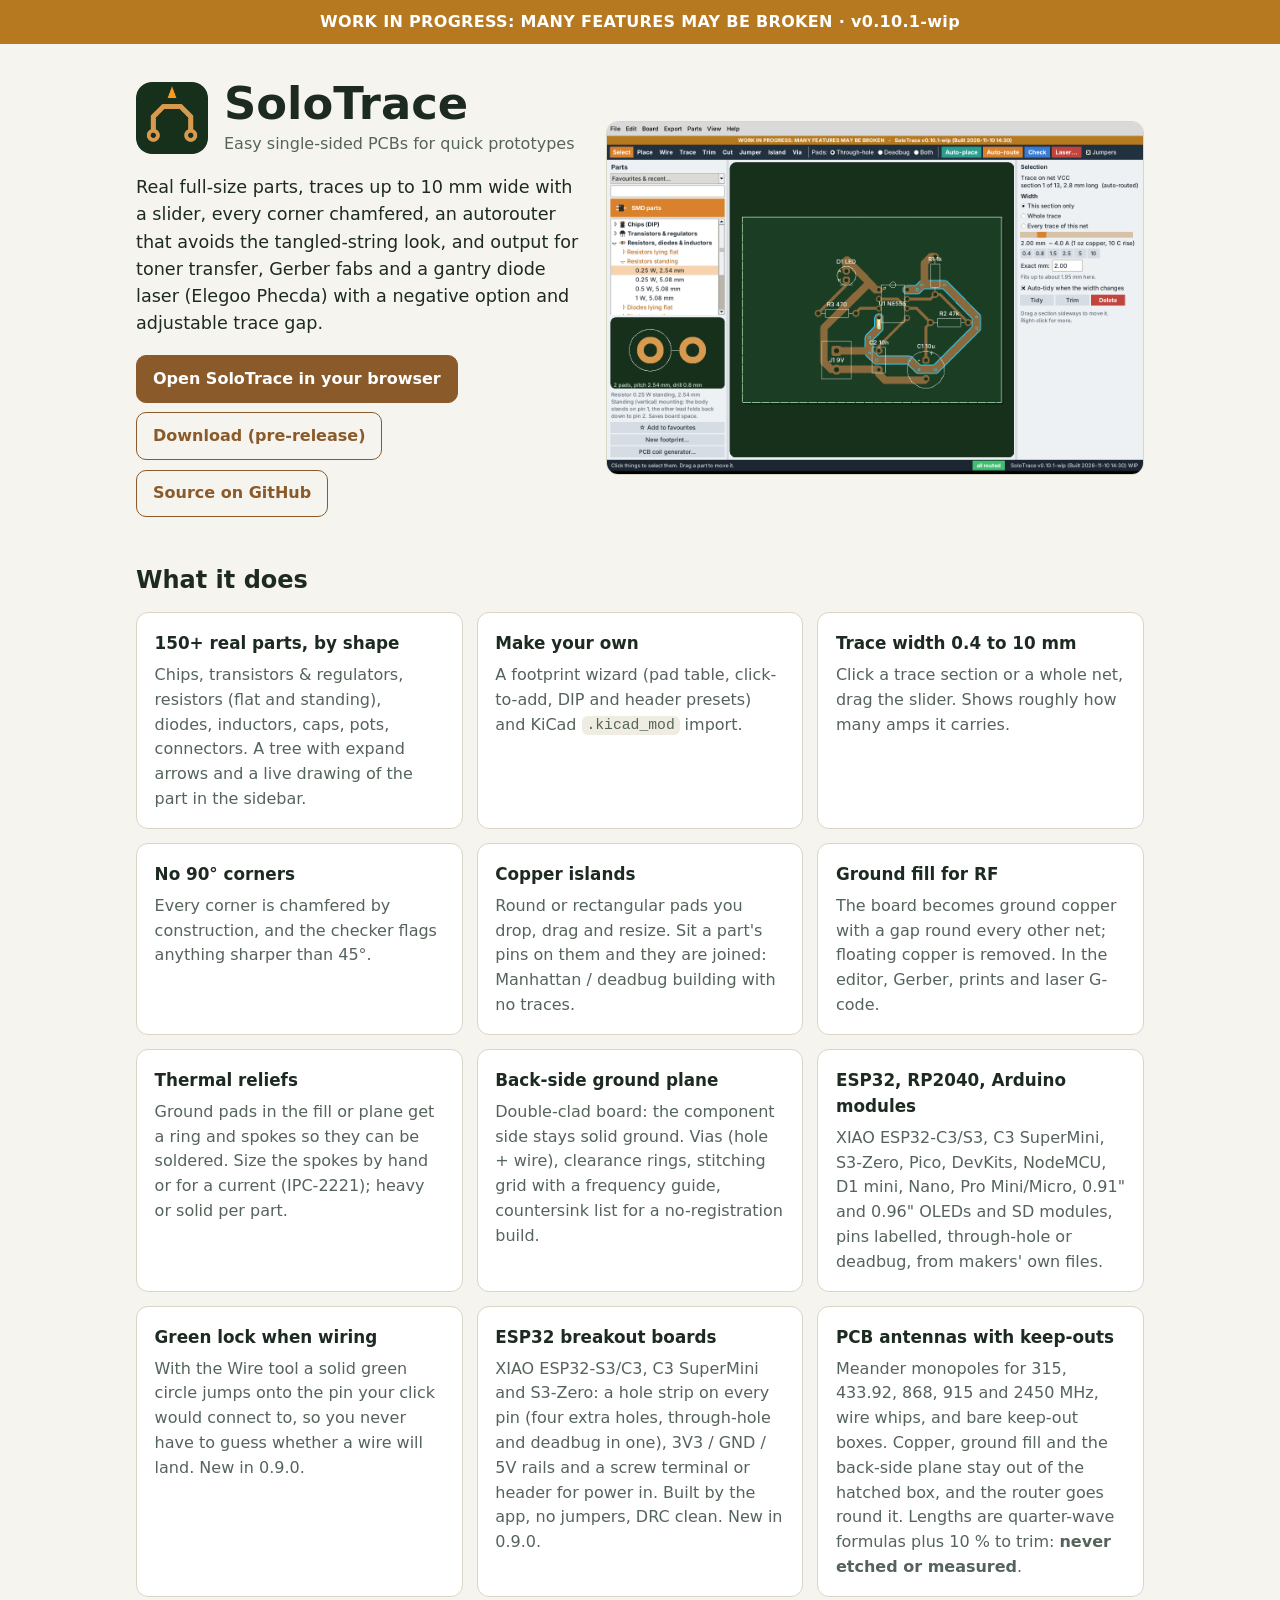
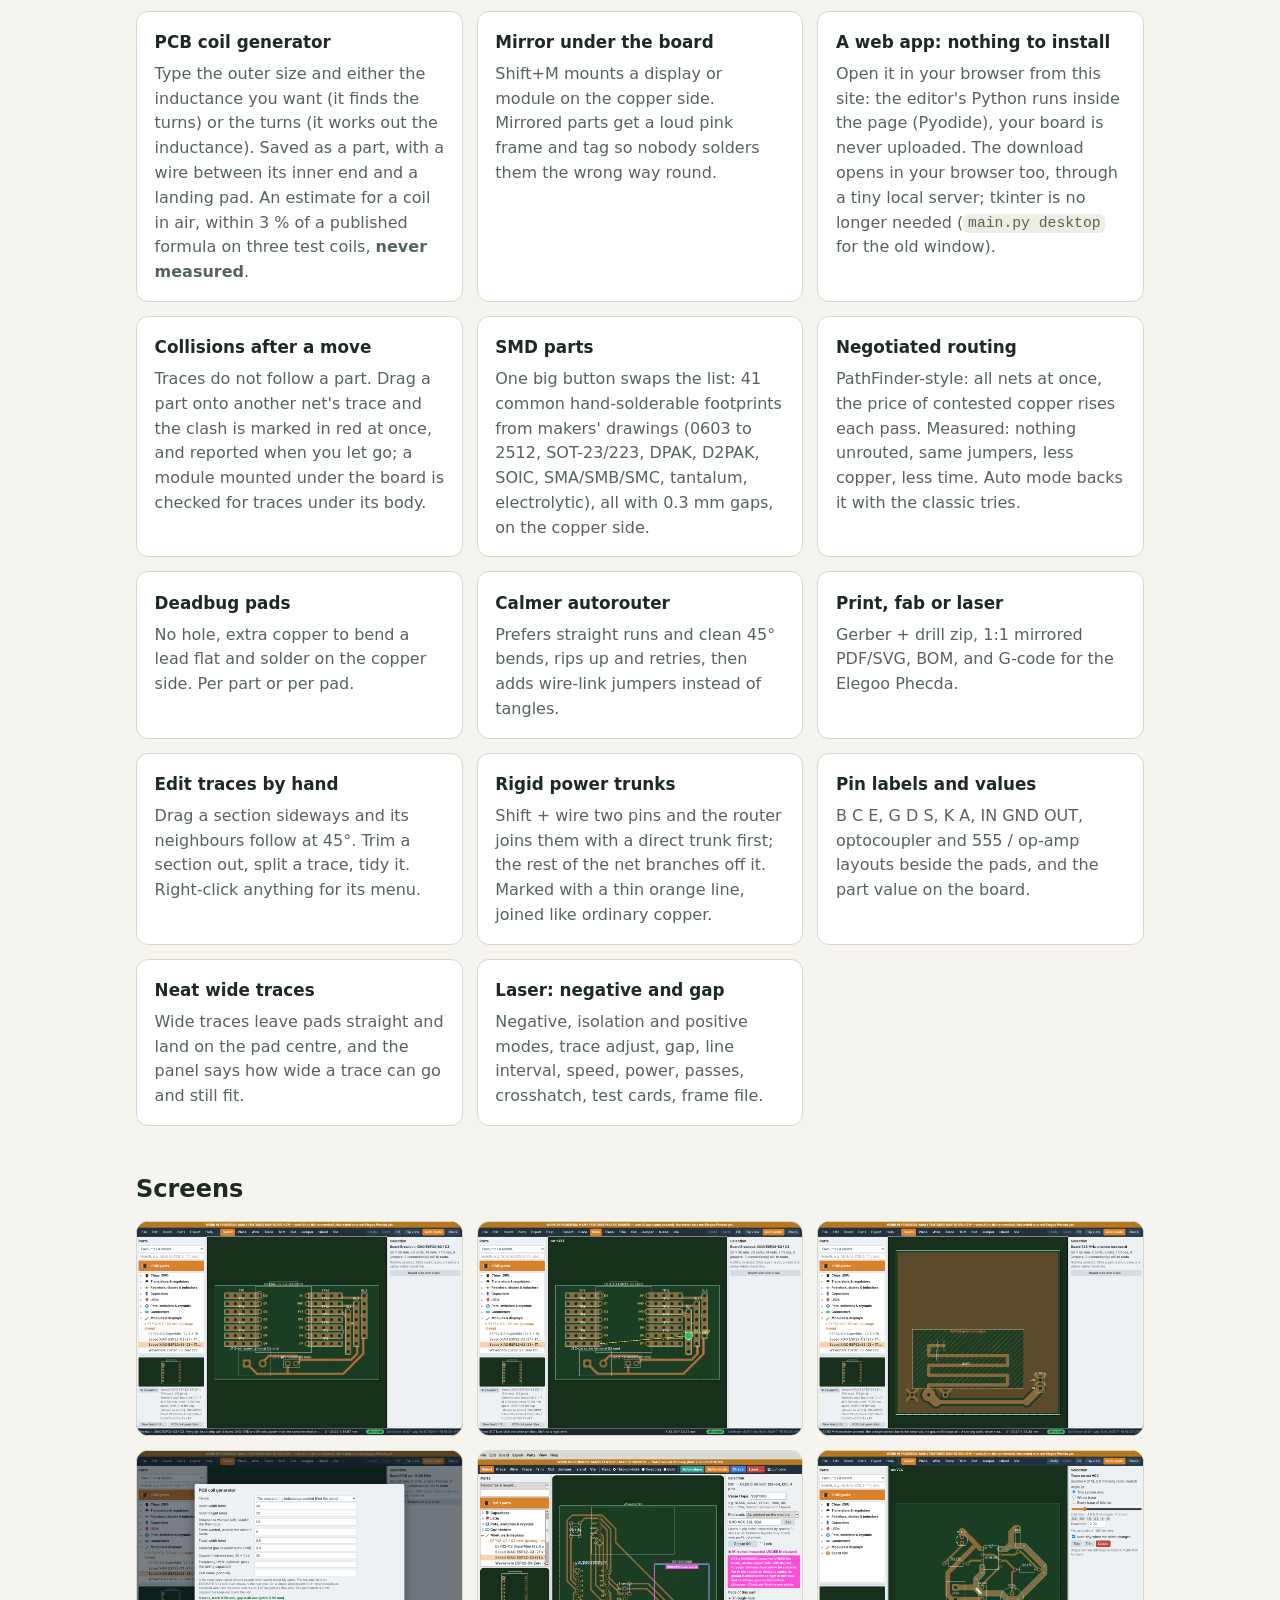
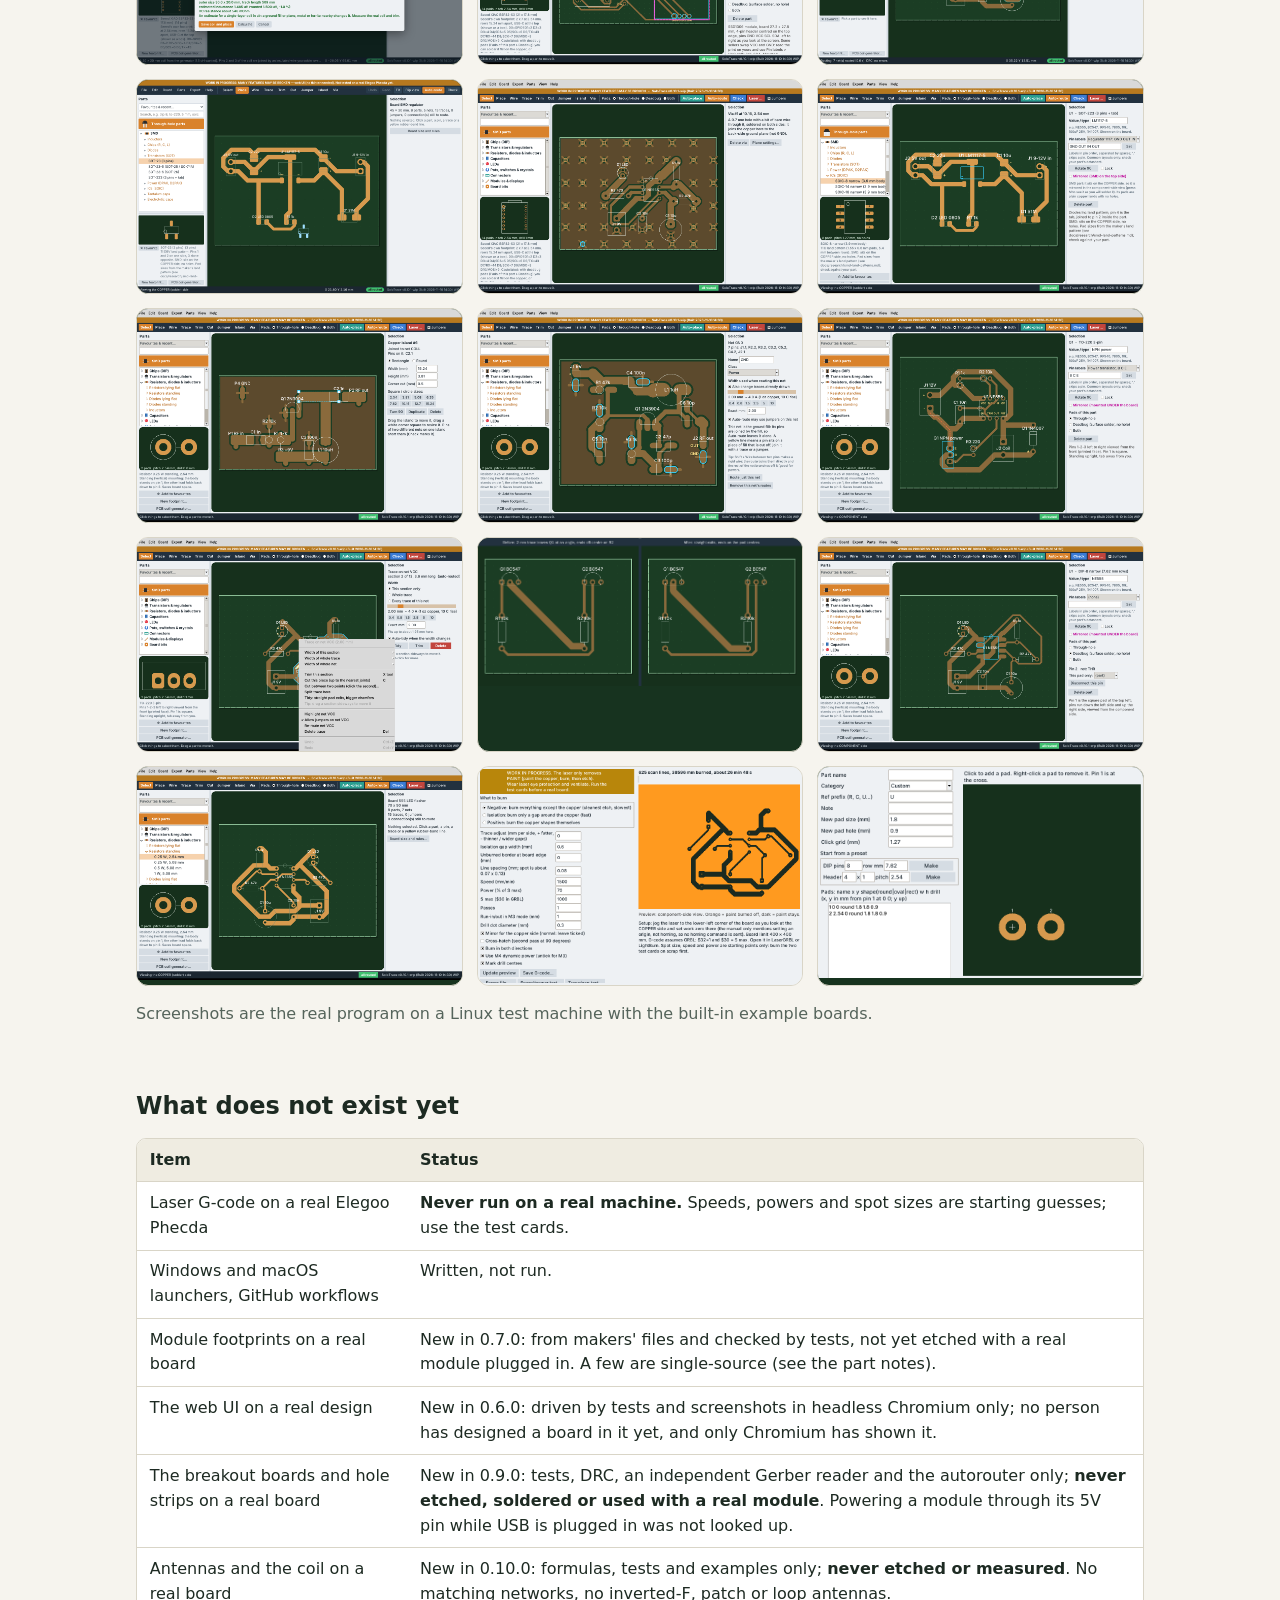
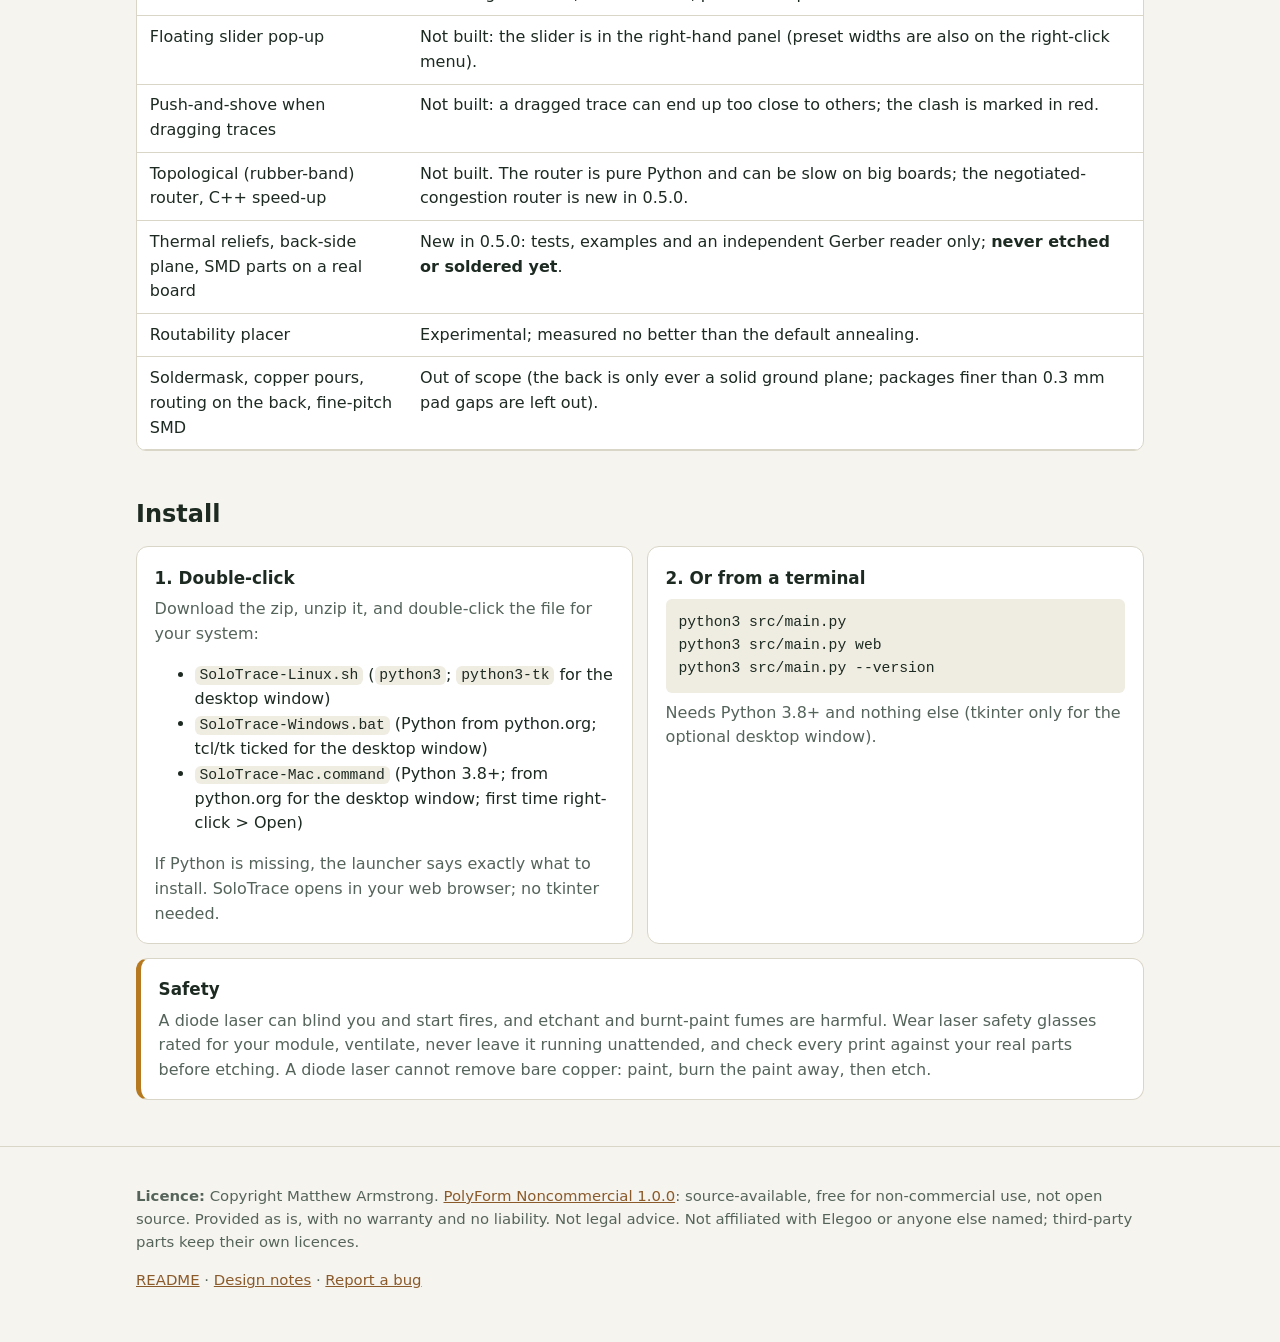
<file: docs/index.html>
<!doctype html>
<html lang="en">
<head>
<meta charset="utf-8">
<meta name="viewport" content="width=device-width, initial-scale=1">
<title>SoloTrace: easy single-sided PCB designer (work in progress)</title>
<meta name="description" content="Source-available, non-commercial. Work in progress: a simple single-sided through-hole PCB designer with chamfered traces, a jumper-aware autorouter and laser G-code for the Elegoo Phecda.">
<link rel="icon" href="images/favicon-64.png">
<link rel="apple-touch-icon" href="images/apple-touch-icon.png">
<!-- Required Notice: Copyright Matthew Armstrong (https://github.com/The-Dorkknight) -->
<!-- Licensed under the PolyForm Noncommercial License 1.0.0. No warranty. -->
<style>
:root{
  --bg:#f6f4ee; --card:#ffffff; --ink:#1d2a22; --muted:#55645b; --line:#d9d5c7;
  --accent:#8a5a2b; --accent-ink:#ffffff; --copper:#b87333; --board:#17331f;
  --banner:#b7791f; --banner-ink:#ffffff; --code:#efece1;
}
@media (prefers-color-scheme: dark){
  :root:not([data-theme="light"]){
    --bg:#121a15; --card:#1b261f; --ink:#e8ede9; --muted:#9db0a4; --line:#2f4036;
    --accent:#d99a5b; --accent-ink:#1a1209; --code:#16211a; --banner:#c98a24;
  }
}
:root[data-theme="dark"]{
  --bg:#121a15; --card:#1b261f; --ink:#e8ede9; --muted:#9db0a4; --line:#2f4036;
  --accent:#d99a5b; --accent-ink:#1a1209; --code:#16211a; --banner:#c98a24;
}
*{box-sizing:border-box}
html{-webkit-text-size-adjust:100%}
body{margin:0;background:var(--bg);color:var(--ink);font:16px/1.55 system-ui,-apple-system,"Segoe UI",Roboto,sans-serif;overflow-x:hidden}
a{color:var(--accent)}
img{max-width:100%;height:auto;display:block}
.banner{background:var(--banner);color:var(--banner-ink);text-align:center;font-weight:700;padding:.6rem 1rem;letter-spacing:.02em}
.wrap{max-width:1040px;margin:0 auto;padding:0 16px}
header.hero{padding:2.2rem 0 1.4rem;display:grid;gap:1.4rem;grid-template-columns:1fr}
.hero .id{display:flex;gap:1rem;align-items:center}
.hero .id img{width:72px;height:72px;border-radius:16px}
h1{font-size:clamp(1.9rem,6vw,2.8rem);margin:0;line-height:1.1}
.tag{color:var(--muted);margin:.2rem 0 0}
.lead{font-size:1.1rem;max-width:62ch}
.shot{border:1px solid var(--line);border-radius:12px;overflow:hidden;background:var(--board)}
.btns{display:flex;flex-wrap:wrap;gap:.6rem;margin:.4rem 0 0}
.btn{display:inline-block;padding:.65rem 1rem;border-radius:10px;border:1px solid var(--accent);text-decoration:none;font-weight:600}
.btn.primary{background:var(--accent);color:var(--accent-ink)}
section{padding:1.4rem 0}
h2{font-size:1.5rem;margin:0 0 .8rem}
.grid{display:grid;gap:14px;grid-template-columns:repeat(auto-fit,minmax(260px,1fr))}
.card{background:var(--card);border:1px solid var(--line);border-radius:12px;padding:1rem 1.1rem}
.card h3{margin:.1rem 0 .4rem;font-size:1.05rem}
.card p{margin:0;color:var(--muted)}
table{width:100%;border-collapse:collapse;background:var(--card);border:1px solid var(--line);border-radius:10px;overflow:hidden;display:block;overflow-x:auto}
th,td{text-align:left;padding:.55rem .8rem;border-bottom:1px solid var(--line);vertical-align:top}
th{background:var(--code)}
code,pre{background:var(--code);border-radius:6px;font-family:ui-monospace,Menlo,Consolas,monospace;font-size:.92em}
code{padding:.08rem .3rem}
pre{padding:.8rem;overflow-x:auto;margin:.5rem 0}
.two{display:grid;gap:14px;grid-template-columns:repeat(auto-fit,minmax(280px,1fr))}
.warn{border-left:5px solid var(--banner)}
footer{border-top:1px solid var(--line);margin-top:1.5rem;padding:1.4rem 0 2.2rem;color:var(--muted);font-size:.93rem}
@media (min-width:860px){header.hero{grid-template-columns:5fr 6fr;align-items:center}}
</style>
</head>
<body>
<div class="banner">WORK IN PROGRESS: MANY FEATURES MAY BE BROKEN &middot; v0.10.1-wip</div>

<div class="wrap">
<header class="hero">
  <div>
    <div class="id"><img src="images/icon-512.png" alt="SoloTrace icon" width="72" height="72">
      <div><h1>SoloTrace</h1><p class="tag">Easy single-sided PCBs for quick prototypes</p></div></div>
    <p class="lead">Real full-size parts, traces up to 10 mm wide with a slider, every corner chamfered, an autorouter that avoids the tangled-string look, and output for toner transfer, Gerber fabs and a gantry diode laser (Elegoo Phecda) with a negative option and adjustable trace gap.</p>
    <div class="btns">
      <a class="btn primary" id="app" href="app/">Open SoloTrace in your browser</a>
      <a class="btn" id="dl" href="https://github.com/The-Dorkknight/solotrace/releases">Download (pre-release)</a>
      <a class="btn" id="repo" href="https://github.com/The-Dorkknight/solotrace">Source on GitHub</a>
    </div>
  </div>
  <a class="shot" href="images/gui-routed.webp"><img src="images/gui-routed.webp" alt="SoloTrace window showing a routed 555 LED flasher board" width="1280" height="840"></a>
</header>

<section>
  <h2>What it does</h2>
  <div class="grid">
    <div class="card"><h3>150+ real parts, by shape</h3><p>Chips, transistors &amp; regulators, resistors (flat and standing), diodes, inductors, caps, pots, connectors. A tree with expand arrows and a live drawing of the part in the sidebar.</p></div>
    <div class="card"><h3>Make your own</h3><p>A footprint wizard (pad table, click-to-add, DIP and header presets) and KiCad <code>.kicad_mod</code> import.</p></div>
    <div class="card"><h3>Trace width 0.4 to 10 mm</h3><p>Click a trace section or a whole net, drag the slider. Shows roughly how many amps it carries.</p></div>
    <div class="card"><h3>No 90&deg; corners</h3><p>Every corner is chamfered by construction, and the checker flags anything sharper than 45&deg;.</p></div>
    <div class="card"><h3>Copper islands</h3><p>Round or rectangular pads you drop, drag and resize. Sit a part's pins on them and they are joined: Manhattan / deadbug building with no traces.</p></div>
    <div class="card"><h3>Ground fill for RF</h3><p>The board becomes ground copper with a gap round every other net; floating copper is removed. In the editor, Gerber, prints and laser G-code.</p></div>
    <div class="card"><h3>Thermal reliefs</h3><p>Ground pads in the fill or plane get a ring and spokes so they can be soldered. Size the spokes by hand or for a current (IPC-2221); heavy or solid per part.</p></div>
    <div class="card"><h3>Back-side ground plane</h3><p>Double-clad board: the component side stays solid ground. Vias (hole + wire), clearance rings, stitching grid with a frequency guide, countersink list for a no-registration build.</p></div>
    <div class="card"><h3>ESP32, RP2040, Arduino modules</h3><p>XIAO ESP32-C3/S3, C3 SuperMini, S3-Zero, Pico, DevKits, NodeMCU, D1 mini, Nano, Pro Mini/Micro, 0.91" and 0.96" OLEDs and SD modules, pins labelled, through-hole or deadbug, from makers' own files.</p></div>
    <div class="card"><h3>Green lock when wiring</h3><p>With the Wire tool a solid green circle jumps onto the pin your click would connect to, so you never have to guess whether a wire will land. New in 0.9.0.</p></div>
    <div class="card"><h3>ESP32 breakout boards</h3><p>XIAO ESP32-S3/C3, C3 SuperMini and S3-Zero: a hole strip on every pin (four extra holes, through-hole and deadbug in one), 3V3 / GND / 5V rails and a screw terminal or header for power in. Built by the app, no jumpers, DRC clean. New in 0.9.0.</p></div>
    <div class="card"><h3>PCB antennas with keep-outs</h3><p>Meander monopoles for 315, 433.92, 868, 915 and 2450 MHz, wire whips, and bare keep-out boxes. Copper, ground fill and the back-side plane stay out of the hatched box, and the router goes round it. Lengths are quarter-wave formulas plus 10&nbsp;% to trim: <strong>never etched or measured</strong>.</p></div>
    <div class="card"><h3>PCB coil generator</h3><p>Type the outer size and either the inductance you want (it finds the turns) or the turns (it works out the inductance). Saved as a part, with a wire between its inner end and a landing pad. An estimate for a coil in air, within 3&nbsp;% of a published formula on three test coils, <strong>never measured</strong>.</p></div>
    <div class="card"><h3>Mirror under the board</h3><p>Shift+M mounts a display or module on the copper side. Mirrored parts get a loud pink frame and tag so nobody solders them the wrong way round.</p></div>
    <div class="card"><h3>A web app: nothing to install</h3><p>Open it in your browser from this site: the editor's Python runs inside the page (Pyodide), your board is never uploaded. The download opens in your browser too, through a tiny local server; tkinter is no longer needed (<code>main.py desktop</code> for the old window).</p></div>
    <div class="card"><h3>Collisions after a move</h3><p>Traces do not follow a part. Drag a part onto another net's trace and the clash is marked in red at once, and reported when you let go; a module mounted under the board is checked for traces under its body.</p></div>
    <div class="card"><h3>SMD parts</h3><p>One big button swaps the list: 41 common hand-solderable footprints from makers' drawings (0603 to 2512, SOT-23/223, DPAK, D2PAK, SOIC, SMA/SMB/SMC, tantalum, electrolytic), all with 0.3 mm gaps, on the copper side.</p></div>
    <div class="card"><h3>Negotiated routing</h3><p>PathFinder-style: all nets at once, the price of contested copper rises each pass. Measured: nothing unrouted, same jumpers, less copper, less time. Auto mode backs it with the classic tries.</p></div>
    <div class="card"><h3>Deadbug pads</h3><p>No hole, extra copper to bend a lead flat and solder on the copper side. Per part or per pad.</p></div>
    <div class="card"><h3>Calmer autorouter</h3><p>Prefers straight runs and clean 45&deg; bends, rips up and retries, then adds wire-link jumpers instead of tangles.</p></div>
    <div class="card"><h3>Print, fab or laser</h3><p>Gerber + drill zip, 1:1 mirrored PDF/SVG, BOM, and G-code for the Elegoo Phecda.</p></div>
    <div class="card"><h3>Edit traces by hand</h3><p>Drag a section sideways and its neighbours follow at 45&deg;. Trim a section out, split a trace, tidy it. Right-click anything for its menu.</p></div>
    <div class="card"><h3>Rigid power trunks</h3><p>Shift + wire two pins and the router joins them with a direct trunk first; the rest of the net branches off it. Marked with a thin orange line, joined like ordinary copper.</p></div>
    <div class="card"><h3>Pin labels and values</h3><p>B C E, G D S, K A, IN GND OUT, optocoupler and 555 / op-amp layouts beside the pads, and the part value on the board.</p></div>
    <div class="card"><h3>Neat wide traces</h3><p>Wide traces leave pads straight and land on the pad centre, and the panel says how wide a trace can go and still fit.</p></div>
    <div class="card"><h3>Laser: negative and gap</h3><p>Negative, isolation and positive modes, trace adjust, gap, line interval, speed, power, passes, crosshatch, test cards, frame file.</p></div>
  </div>
</section>

<section>
  <h2>Screens</h2>
  <div class="two">
    <a class="shot" href="images/web-ui-breakout.webp"><img src="images/web-ui-breakout.webp" alt="The XIAO ESP32-S3 / C3 breakout board: a four-hole strip on every pin, three power rails, screw terminal and header" loading="lazy" width="1280" height="840"></a>
    <a class="shot" href="images/web-ui-wire-lock.webp"><img src="images/web-ui-wire-lock.webp" alt="The Wire tool with a green lock circle on the pin the click would connect to" loading="lazy" width="1280" height="840"></a>
    <a class="shot" href="images/web-ui-antenna.webp"><img src="images/web-ui-antenna.webp" alt="A 433.92 MHz meander antenna with its hatched keep-out box, ground fill stopping at the box" loading="lazy" width="1280" height="840"></a>
    <a class="shot" href="images/web-ui-coil-dialog.webp"><img src="images/web-ui-coil-dialog.webp" alt="The PCB coil generator: area and inductance in, turns and track out" loading="lazy" width="1280" height="840"></a>
    <a class="shot" href="images/gui-modules-mirrored.webp"><img src="images/gui-modules-mirrored.webp" alt="A XIAO ESP32-C3 logger with the OLED mirrored under the board, shown in pink" loading="lazy" width="1280" height="840"></a>
    <a class="shot" href="images/web-ui.webp"><img src="images/web-ui.webp" alt="The web UI in a browser: the routed 555 flasher with a trace selected" loading="lazy" width="1280" height="840"></a>
    <a class="shot" href="images/web-ui-smd.webp"><img src="images/web-ui-smd.webp" alt="The web UI in SMD mode, copper-side view" loading="lazy" width="1280" height="840"></a>
    <a class="shot" href="images/gui-back-plane.webp"><img src="images/gui-back-plane.webp" alt="Back-side ground plane with vias" loading="lazy" width="1280" height="840"></a>
    <a class="shot" href="images/gui-smd-pro.webp"><img src="images/gui-smd-pro.webp" alt="SMD mode: an SMD regulator seen from the copper side" loading="lazy" width="1280" height="840"></a>
    <a class="shot" href="images/gui-islands.webp"><img src="images/gui-islands.webp" alt="Manhattan board: copper islands on a ground fill" loading="lazy" width="1280" height="840"></a>
    <a class="shot" href="images/gui-ground-fill.webp"><img src="images/gui-ground-fill.webp" alt="Ground fill on a routed RF oscillator" loading="lazy" width="1280" height="840"></a>
    <a class="shot" href="images/gui-pin-labels.webp"><img src="images/gui-pin-labels.webp" alt="Pin labels and a rigid power trunk" loading="lazy" width="1280" height="840"></a>
    <a class="shot" href="images/gui-context-menu.webp"><img src="images/gui-context-menu.webp" alt="Right-click menu on a trace" loading="lazy" width="1280" height="840"></a>
    <a class="shot" href="images/wide-trace-tidy.webp"><img src="images/wide-trace-tidy.webp" alt="A 2 mm trace before and after tidying" loading="lazy" width="1394" height="625"></a>
    <a class="shot" href="images/gui-deadbug.webp"><img src="images/gui-deadbug.webp" alt="Deadbug pads on a DIP-8" loading="lazy" width="1280" height="840"></a>
    <a class="shot" href="images/gui-copper-side.webp"><img src="images/gui-copper-side.webp" alt="Copper-side view" loading="lazy" width="1280" height="840"></a>
    <a class="shot" href="images/laser-negative.webp"><img src="images/laser-negative.webp" alt="Laser export dialog in negative mode" loading="lazy" width="1040" height="700"></a>
    <a class="shot" href="images/footprint-wizard.webp"><img src="images/footprint-wizard.webp" alt="Footprint wizard" loading="lazy" width="860" height="560"></a>
  </div>
  <p style="color:var(--muted)">Screenshots are the real program on a Linux test machine with the built-in example boards.</p>
</section>

<section>
  <h2>What does not exist yet</h2>
  <table>
    <tr><th>Item</th><th>Status</th></tr>
    <tr><td>Laser G-code on a real Elegoo Phecda</td><td><strong>Never run on a real machine.</strong> Speeds, powers and spot sizes are starting guesses; use the test cards.</td></tr>
    <tr><td>Windows and macOS launchers, GitHub workflows</td><td>Written, not run.</td></tr>
    <tr><td>Module footprints on a real board</td><td>New in 0.7.0: from makers' files and checked by tests, not yet etched with a real module plugged in. A few are single-source (see the part notes).</td></tr>
    <tr><td>The web UI on a real design</td><td>New in 0.6.0: driven by tests and screenshots in headless Chromium only; no person has designed a board in it yet, and only Chromium has shown it.</td></tr>
    <tr><td>The breakout boards and hole strips on a real board</td><td>New in 0.9.0: tests, DRC, an independent Gerber reader and the autorouter only; <strong>never etched, soldered or used with a real module</strong>. Powering a module through its 5V pin while USB is plugged in was not looked up.</td></tr>
    <tr><td>Antennas and the coil on a real board</td><td>New in 0.10.0: formulas, tests and examples only; <strong>never etched or measured</strong>. No matching networks, no inverted-F, patch or loop antennas.</td></tr>
    <tr><td>Floating slider pop-up</td><td>Not built: the slider is in the right-hand panel (preset widths are also on the right-click menu).</td></tr>
    <tr><td>Push-and-shove when dragging traces</td><td>Not built: a dragged trace can end up too close to others; the clash is marked in red.</td></tr>
    <tr><td>Topological (rubber-band) router, C++ speed-up</td><td>Not built. The router is pure Python and can be slow on big boards; the negotiated-congestion router is new in 0.5.0.</td></tr>
    <tr><td>Thermal reliefs, back-side plane, SMD parts on a real board</td><td>New in 0.5.0: tests, examples and an independent Gerber reader only; <strong>never etched or soldered yet</strong>.</td></tr>
    <tr><td>Routability placer</td><td>Experimental; measured no better than the default annealing.</td></tr>
    <tr><td>Soldermask, copper pours, routing on the back, fine-pitch SMD</td><td>Out of scope (the back is only ever a solid ground plane; packages finer than 0.3 mm pad gaps are left out).</td></tr>
  </table>
</section>

<section>
  <h2>Install</h2>
  <div class="two">
    <div class="card">
      <h3>1. Double-click</h3>
      <p>Download the zip, unzip it, and double-click the file for your system:</p>
      <ul>
        <li><code>SoloTrace-Linux.sh</code> (<code>python3</code>; <code>python3-tk</code> for the desktop window)</li>
        <li><code>SoloTrace-Windows.bat</code> (Python from python.org; tcl/tk ticked for the desktop window)</li>
        <li><code>SoloTrace-Mac.command</code> (Python 3.8+; from python.org for the desktop window; first time right-click &gt; Open)</li>
      </ul>
      <p>If Python is missing, the launcher says exactly what to install. SoloTrace opens in your web browser; no tkinter needed.</p>
    </div>
    <div class="card">
      <h3>2. Or from a terminal</h3>
<pre>python3 src/main.py
python3 src/main.py web
python3 src/main.py --version</pre>
      <p>Needs Python 3.8+ and nothing else (tkinter only for the optional desktop window).</p>
    </div>
  </div>
  <div class="card warn" style="margin-top:14px">
    <h3>Safety</h3>
    <p>A diode laser can blind you and start fires, and etchant and burnt-paint fumes are harmful. Wear laser safety glasses rated for your module, ventilate, never leave it running unattended, and check every print against your real parts before etching. A diode laser cannot remove bare copper: paint, burn the paint away, then etch.</p>
  </div>
</section>
</div>

<footer>
  <div class="wrap">
    <p><strong>Licence:</strong> Copyright Matthew Armstrong. <a id="lic" href="https://github.com/The-Dorkknight/solotrace/blob/main/LICENSE.md">PolyForm Noncommercial 1.0.0</a>: source-available, free for non-commercial use, not open source. Provided as is, with no warranty and no liability. Not legal advice. Not affiliated with Elegoo or anyone else named; third-party parts keep their own licences.</p>
    <p><a id="readme" href="https://github.com/The-Dorkknight/solotrace#readme">README</a> &middot; <a id="notes" href="https://github.com/The-Dorkknight/solotrace/blob/main/DESIGN_NOTES.md">Design notes</a> &middot; <a id="issues" href="https://github.com/The-Dorkknight/solotrace/issues">Report a bug</a></p>
  </div>
</footer>

<script>
// Work out owner/repo from the Pages address so links survive renames and forks; default to The-Dorkknight/solotrace.
(function(){
  var owner="The-Dorkknight", repo="solotrace";
  try{
    var h=location.hostname, m=h.match(/^([^.]+)\.github\.io$/i);
    if(m){ owner=m[1]; var seg=location.pathname.split("/").filter(Boolean)[0]; if(seg && seg.indexOf(".")<0) repo=seg; }
  }catch(e){}
  var base="https://github.com/"+owner+"/"+repo;
  var set=function(id,url){var el=document.getElementById(id); if(el) el.href=url;};
  set("dl",base+"/releases"); set("repo",base); set("lic",base+"/blob/main/LICENSE.md");
  set("readme",base+"#readme"); set("notes",base+"/blob/main/DESIGN_NOTES.md"); set("issues",base+"/issues");
})();
</script>
</body>
</html>
</file>
